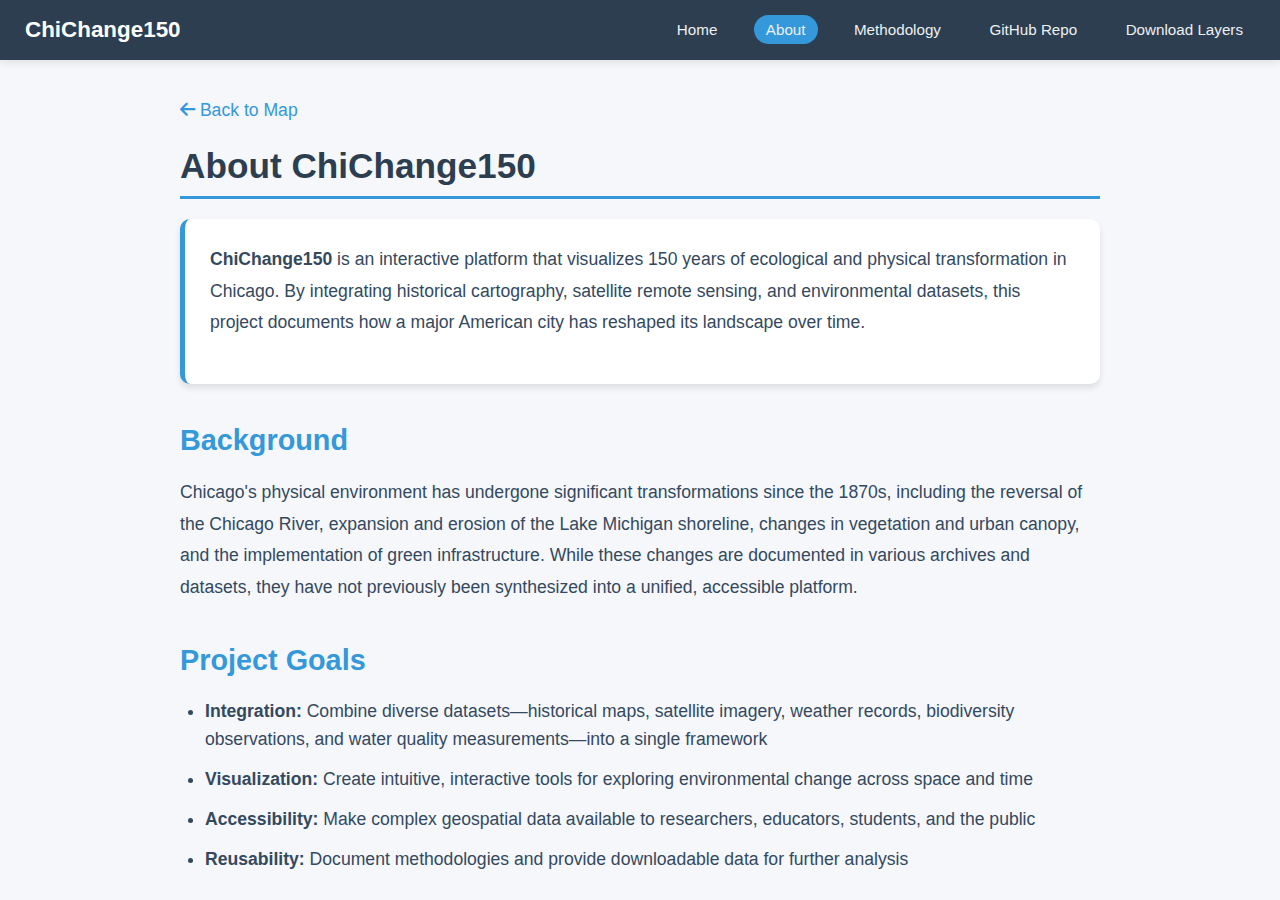
<file: about.html>
<!DOCTYPE html>
<html lang="en">
<head>
  <meta charset="UTF-8">
  <meta name="viewport" content="width=device-width, initial-scale=1.0">
  <title>About - ChiChange150</title>
  <link rel="stylesheet" href="css/styles.css">
  <link rel="stylesheet" href="https://cdnjs.cloudflare.com/ajax/libs/font-awesome/6.4.0/css/all.min.css">
</head>
<body>
  <header>
    <div class="title">ChiChange150</div>
    <nav>
      <a href="index.html">Home</a>
      <a href="about.html" class="active">About</a>
      <a href="methodology.html">Methodology</a>
      <a href="https://github.com/amcgallian/chichange150.github.io" target="_blank">GitHub Repo</a>
      <a href="download.html">Download Layers</a>
    </nav>
  </header>
  
  <div class="content-page">
    <a href="index.html" class="back-link"><i class="fas fa-arrow-left"></i> Back to Map</a>
    
    <h1>About ChiChange150</h1>
    
    <div class="methodology-card">
      <p><strong>ChiChange150</strong> is an interactive platform that visualizes 150 years of ecological and physical transformation in Chicago. By integrating historical cartography, satellite remote sensing, and environmental datasets, this project documents how a major American city has reshaped its landscape over time.</p>
    </div>
    
    <h2>Background</h2>
    <p>Chicago's physical environment has undergone significant transformations since the 1870s, including the reversal of the Chicago River, expansion and erosion of the Lake Michigan shoreline, changes in vegetation and urban canopy, and the implementation of green infrastructure. While these changes are documented in various archives and datasets, they have not previously been synthesized into a unified, accessible platform.</p>
    
    <h2>Project Goals</h2>
    <ul>
      <li><strong>Integration:</strong> Combine diverse datasets—historical maps, satellite imagery, weather records, biodiversity observations, and water quality measurements—into a single framework</li>
      <li><strong>Visualization:</strong> Create intuitive, interactive tools for exploring environmental change across space and time</li>
      <li><strong>Accessibility:</strong> Make complex geospatial data available to researchers, educators, students, and the public</li>
      <li><strong>Reusability:</strong> Document methodologies and provide downloadable data for further analysis</li>
    </ul>
    
    <h2>Research Question</h2>
    <div class="methodology-card" style="background: #e8f4fd;">
      <p style="font-size: 1.2rem; font-style: italic; margin: 0;">How have Chicago's physical and ecological environments changed over the past 150 years, and what spatial and temporal patterns emerge when synthesizing historical and contemporary datasets?</p>
    </div>
    
    <h2>Data Sources</h2>
    <p>The project draws from the following sources:</p>
    <ul>
      <li><strong>City Boundaries (1870-2020):</strong> Historical maps from the Mapping Chicago project and Allmaps.xyz; modern boundaries from the City of Chicago Data Portal</li>
      <li><strong>Land Surface Temperature & Vegetation:</strong> Landsat 1-9 imagery (70+ GB, 700+ scenes) processed to calculate NDVI and LST</li>
      <li><strong>Historical Weather:</strong> GHCNd station data from Chicago-area weather stations (1870-present)</li>
      <li><strong>Biodiversity:</strong> GBIF occurrence data filtered to Chicago boundaries</li>
      <li><strong>Water Quality:</strong> Metropolitan Water Reclamation District monitoring data</li>
      <li><strong>Shoreline & Hydrography:</strong> Digitized from historical maps and aerial imagery</li>
    </ul>
    
    <h2>Project Team</h2>
    <p><strong>Andrew McGallian</strong> — Environmental Science Master's student, University of Chicago. Research interests include urban ecology, geospatial analysis, and environmental data visualization.</p>
    
    <h2>Acknowledgments</h2>
    <p>This work is supported by the Data Visualization Fellowship at the University of Chicago. The author thanks Rob, Lisa, and the Center for Data and Computing for their guidance and resources.</p>
    
    <h2>Contact</h2>
    <p>For questions or collaboration inquiries, please open an issue on the <a href="https://github.com/yourusername/uchicago-arcgis-catalog" target="_blank">GitHub repository</a>.</p>
  </div>
</body>
</html>
</file>
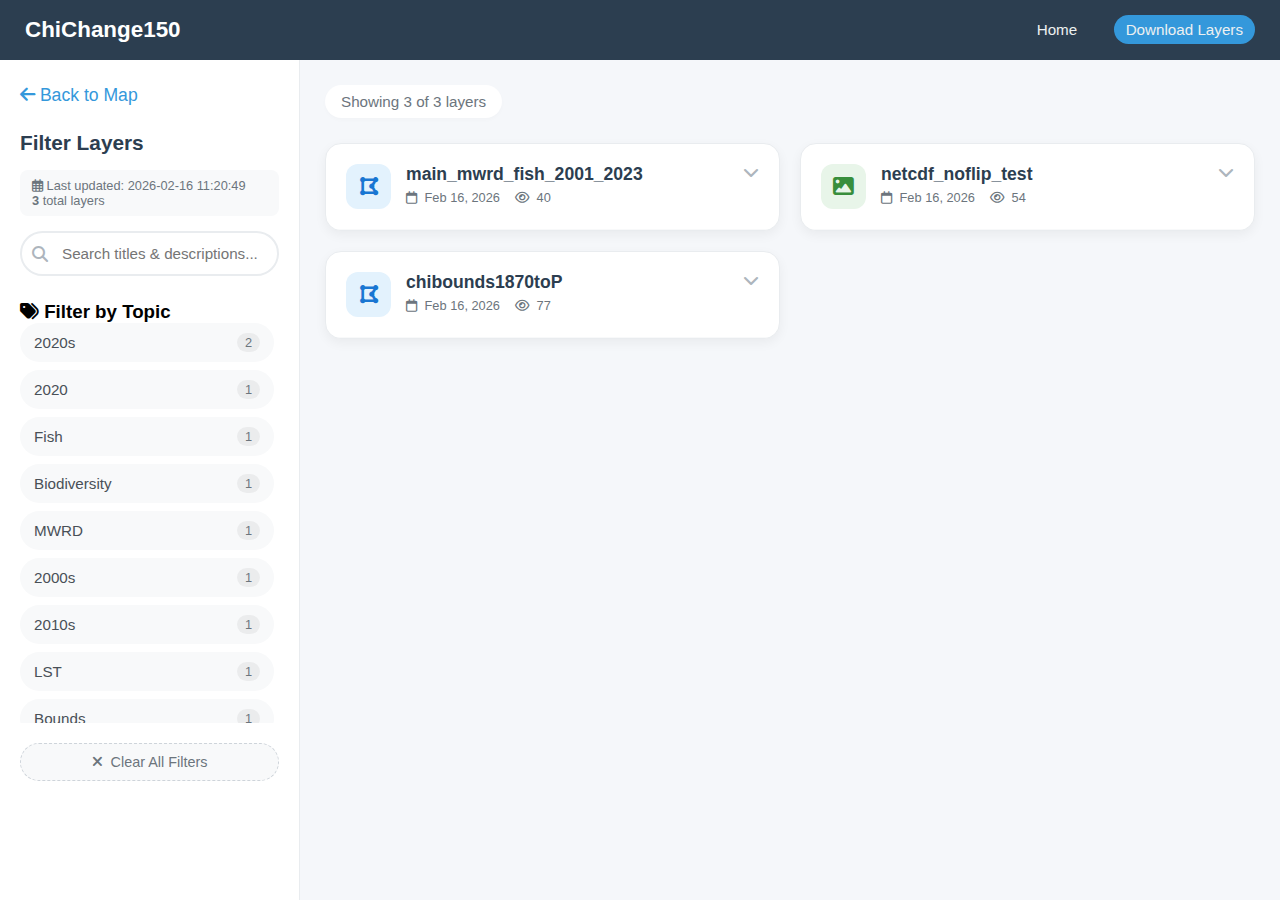
<file: download.html>
<!DOCTYPE html>
<html lang="en">
<head>
  <meta charset="UTF-8">
  <meta name="viewport" content="width=device-width, initial-scale=1.0">
  <title>Download Layers - ChiChange150</title>
  <link rel="stylesheet" href="css/styles.css">
  <link rel="stylesheet" href="https://cdnjs.cloudflare.com/ajax/libs/font-awesome/6.4.0/css/all.min.css">
</head>
<body>
  <header>
    <div class="title">ChiChange150</div>
    <nav>
      <a href="index.html">Home</a>
      <!-- <a href="about.html">About</a> -->
      <!-- <a href="methodology.html">Methodology</a> -->
      <!-- <a href="https://github.com/amcgallian/chichange150.github.io" target="_blank">GitHub Repo</a> -->
      <a href="download.html" class="active">Download Layers</a>
    </nav>
  </header>

  <div class="main-content">
    <!-- Left Sidebar - Filters -->
    <div class="filters-sidebar">
      <a href="index.html" class="back-link">
        <i class="fas fa-arrow-left"></i> Back to Map
      </a>

      <div class="sidebar-header">
        <h2>Filter Layers</h2>
        <p class="last-updated" id="lastUpdated">Loading catalog...</p>
      </div>

      <div class="search-box">
        <i class="fas fa-search"></i>
        <input type="text" id="searchFilter" placeholder="Search titles & descriptions...">
      </div>

      <div class="active-filters" id="activeFilters" style="display: none;">
        <div class="active-filters-title">
          <i class="fas fa-filter"></i> Active Filters:
        </div>
        <div class="filter-tags" id="filterTags"></div>
      </div>

      <div class="filter-section">
        <h3><i class="fas fa-tags"></i> Filter by Topic</h3>
        <div id="tagCloud" class="tag-cloud">
          <!-- Tags will be populated here -->
        </div>
      </div>

      <div class="clear-filters" id="clearFilters">
        <i class="fas fa-times"></i> Clear All Filters
      </div>
    </div>

    <!-- Right Content - Cards -->
    <div class="cards-container">
      <div class="results-header">
        <div id="resultsCount" class="results-count">Loading...</div>
      </div>

      <div id="loading" class="loading">
        <i class="fas fa-spinner fa-spin"></i>
        <p>Loading layers...</p>
      </div>

      <div id="layersGrid" class="layers-grid" style="display: none;"></div>

      <div id="noDataMessage" class="no-data" style="display: none;">
        <i class="fas fa-map-marked-alt"></i>
        <h3>No Layers Found</h3>
        <p>Try adjusting your filters to see more results.</p>
      </div>
    </div>
  </div>

  <script src="js/download.js"></script>
</body>
</html>
</file>
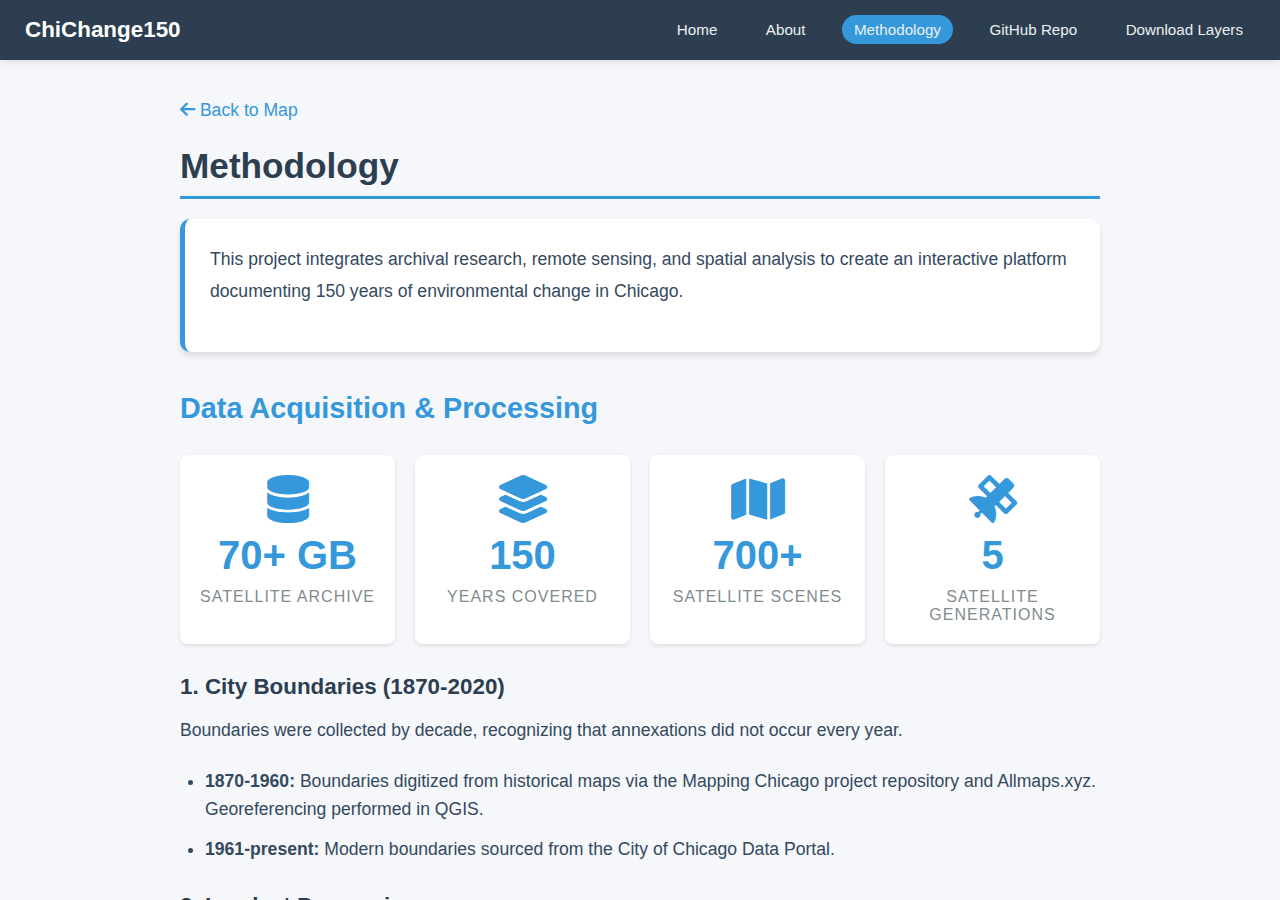
<file: methodology.html>
<!DOCTYPE html>
<html lang="en">
<head>
  <meta charset="UTF-8">
  <meta name="viewport" content="width=device-width, initial-scale=1.0">
  <title>Methodology - ChiChange150</title>
  <link rel="stylesheet" href="css/styles.css">
  <link rel="stylesheet" href="https://cdnjs.cloudflare.com/ajax/libs/font-awesome/6.4.0/css/all.min.css">
</head>
<body>
  <header>
    <div class="title">ChiChange150</div>
    <nav>
      <a href="index.html">Home</a>
      <a href="about.html">About</a>
      <a href="methodology.html" class="active">Methodology</a>
      <a href="https://github.com/yourusername/uchicago-arcgis-catalog" target="_blank">GitHub Repo</a>
      <a href="download.html">Download Layers</a>
    </nav>
  </header>
  
  <div class="content-page">
    <a href="index.html" class="back-link"><i class="fas fa-arrow-left"></i> Back to Map</a>
    
    <h1>Methodology</h1>
    
    <div class="methodology-card">
      <p>This project integrates archival research, remote sensing, and spatial analysis to create an interactive platform documenting 150 years of environmental change in Chicago.</p>
    </div>
    
    <h2>Data Acquisition & Processing</h2>
    
    <div class="stats-grid">
      <div class="stat-item">
        <i class="fas fa-database fa-3x" style="color: #3498db;"></i>
        <div class="stat-number">70+ GB</div>
        <div class="stat-label">Satellite Archive</div>
      </div>
      <div class="stat-item">
        <i class="fas fa-layer-group fa-3x" style="color: #3498db;"></i>
        <div class="stat-number">150</div>
        <div class="stat-label">Years Covered</div>
      </div>
      <div class="stat-item">
        <i class="fas fa-map fa-3x" style="color: #3498db;"></i>
        <div class="stat-number">700+</div>
        <div class="stat-label">Satellite Scenes</div>
      </div>
      <div class="stat-item">
        <i class="fas fa-satellite fa-3x" style="color: #3498db;"></i>
        <div class="stat-number">5</div>
        <div class="stat-label">Satellite Generations</div>
      </div>
    </div>
    
    <h3>1. City Boundaries (1870-2020)</h3>
    <p>Boundaries were collected by decade, recognizing that annexations did not occur every year.</p>
    <ul>
      <li><strong>1870-1960:</strong> Boundaries digitized from historical maps via the Mapping Chicago project repository and Allmaps.xyz. Georeferencing performed in QGIS.</li>
      <li><strong>1961-present:</strong> Modern boundaries sourced from the City of Chicago Data Portal.</li>
    </ul>
    
    <h3>2. Landsat Processing</h3>
    <p>Landsat imagery was acquired through the USGS EarthExplorer bulk download system. Selection criteria included &lt;10% cloud cover and spatial coverage of the Chicago area.</p>
    
    <h4>Band Selection by Satellite</h4>
    <table>
      <thead>
        <tr>
          <th>Satellite</th>
          <th>Bands Used</th>
          <th>Products</th>
        </tr>
      </thead>
      <tbody>
        <tr>
          <td>Landsat 1-3 (MSS)</td>
          <td>Green (B4), Red (B5), NIR (B6)</td>
          <td>NDVI only</td>
        </tr>
        <tr>
          <td>Landsat 4-5 (TM)</td>
          <td>Red (B3), NIR (B4), Thermal (B6)</td>
          <td>NDVI + LST</td>
        </tr>
        <tr>
          <td>Landsat 7 (ETM+)</td>
          <td>Red (B3), NIR (B4), Thermal (B6)</td>
          <td>NDVI + LST</td>
        </tr>
        <tr>
          <td>Landsat 8-9 (OLI/TIRS)</td>
          <td>Red (B4), NIR (B5), Thermal (B10)</td>
          <td>NDVI + LST</td>
        </tr>
      </tbody>
    </table>
    
    <h4>NDVI Calculation</h4>
    <p>$\text{NDVI} = \frac{\text{NIR} - \text{Red}}{\text{NIR} + \text{Red}}$</p>
    
    <h4>LST Calculation</h4>
    <p>Land Surface Temperature was derived through the following workflow:</p>
    <ol>
      <li>Conversion of digital numbers to at-sensor radiance using metadata calibration coefficients</li>
      <li>Conversion of radiance to brightness temperature using sensor-specific constants</li>
      <li>Emissivity correction using NDVI-based land cover classification</li>
    </ol>
    <p>Outputs were generated in Kelvin, Celsius, and Fahrenheit. Each satellite generation was processed separately to maintain consistency.</p>
    
    <h3>3. Weather Data</h3>
    <p>Historical weather records were obtained from NOAA's Global Historical Climatology Network daily (GHCNd) database. Stations include:</p>
    <ul>
      <li>O'Hare International Airport</li>
      <li>Midway Airport</li>
      <li>University of Chicago</li>
      <li>Downtown Chicago stations</li>
    </ul>
    
    <h3>4. Biodiversity Data</h3>
    <p>Species occurrence records were sourced from the Global Biodiversity Information Facility (GBIF). Processing steps included:</p>
    <ol>
      <li>Spatial filtering to Chicago city boundaries</li>
      <li>Temporal binning by decade (1870s-2020s)</li>
      <li>Creation of decade-specific shapefiles for web integration</li>
    </ol>
    
    <h3>5. Water Quality</h3>
    <p>Fish survey data from the Metropolitan Water Reclamation District (MWRD) was structured for temporal visualization at monitoring stations.</p>
    
    <h2>Technical Implementation</h2>
    
    <h3>Platform Architecture</h3>
    <ul>
      <li><strong>Mapping:</strong> ArcGIS Maps SDK for JavaScript with web components</li>
      <li><strong>Frontend:</strong> HTML, CSS, and vanilla JavaScript</li>
      <li><strong>Data Catalog:</strong> Python script harvesting ArcGIS Online metadata to CSV</li>
      <li><strong>Download Interface:</strong> Tag-based filtering system for layer discovery</li>
    </ul>
    
    <h3>Software & Tools</h3>
    <ul>
      <li>Python (GeoPandas, Rasterio, NumPy, Pandas)</li>
      <li>QGIS / ArcGIS Pro</li>
      <li>USGS EarthExplorer</li>
      <li>ArcGIS Online</li>
    </ul>
    
    <h2>Limitations</h2>
    <ul>
      <li><strong>Sensor continuity:</strong> Comparisons across satellite generations require consideration of different sensor characteristics</li>
      <li><strong>Cloud cover:</strong> The 10% threshold may exclude some temporal observations</li>
      <li><strong>Historical map accuracy:</strong> Early boundaries depend on original map quality and georeferencing precision</li>
      <li><strong>Biodiversity sampling:</strong> GBIF data reflects collection effort and may not represent complete species distribution</li>
    </ul>
    
    <h2>Future Work</h2>
    <ul>
      <li>Integration of Sanborn fire insurance maps for historical land use analysis</li>
      <li>Machine learning for automated feature extraction from historical maps</li>
      <li>Addition of policy timeline annotations</li>
      <li>Expansion of water quality time series</li>
    </ul>
    
    <div class="note-box">
      <h4><i class="fas fa-code-branch"></i> Reproducibility</h4>
      <p>All processing scripts and documentation are available in the project's GitHub repository.</p>
    </div>
  </div>
</body>
</html>
</file>
<file: css/styles.css>
/* ===== RESET & BASE ===== */
* {
  margin: 0;
  padding: 0;
  box-sizing: border-box;
}

html, body {
  height: 100%;
  margin: 0;
  font-family: 'Segoe UI', Tahoma, Geneva, Verdana, sans-serif;
}

body {
  display: flex;
  flex-direction: column;
  height: 100vh;
  overflow: hidden;
  background: #f5f7fa;
}

/* ===== HEADER ===== */
header {
  display: flex;
  justify-content: space-between;
  align-items: center;
  padding: 0 25px;
  background: #2c3e50;
  color: white;
  height: 60px;
  flex-shrink: 0;
  box-shadow: 0 2px 8px rgba(0,0,0,0.1);
}

.title {
  font-size: 1.4rem;
  font-weight: 600;
}

nav a {
  margin-left: 20px;
  color: #ecf0f1;
  text-decoration: none;
  font-size: 0.95rem;
  padding: 6px 12px;
  border-radius: 20px;
  transition: background-color 0.3s;
}

nav a:hover {
  background-color: #34495e;
}

nav a.active {
  background-color: #3498db;
}

/* ===== MAIN CONTAINER ===== */
.main-container {
  display: flex;
  flex: 1;
  overflow: hidden;
  height: calc(100vh - 60px);
}

.main-content {
  display: flex;
  flex: 1;
  overflow: hidden;
  height: calc(100vh - 60px);
}

/* ===== CONTENT PAGES (About, Methodology) ===== */
.content-page {
  padding: 40px;
  max-width: 1000px;
  margin: 0 auto;
  overflow-y: auto;
  height: calc(100vh - 60px);
}

.content-page h1 {
  color: #2c3e50;
  margin-bottom: 20px;
  font-size: 2.2rem;
  border-bottom: 3px solid #3498db;
  padding-bottom: 10px;
}

.content-page h2 {
  color: #3498db;
  margin: 40px 0 20px;
  font-size: 1.8rem;
}

.content-page h3 {
  color: #2c3e50;
  margin: 30px 0 15px;
  font-size: 1.4rem;
}

.content-page p {
  line-height: 1.8;
  color: #34495e;
  margin-bottom: 20px;
  font-size: 1.1rem;
}

.content-page ul, .content-page ol {
  margin-left: 25px;
  margin-bottom: 25px;
}

.content-page li {
  margin-bottom: 12px;
  line-height: 1.6;
  color: #34495e;
  font-size: 1.1rem;
}

.back-link {
  display: inline-block;
  margin-bottom: 25px;
  color: #3498db;
  text-decoration: none;
  font-size: 1.1rem;
}

.back-link:hover {
  text-decoration: underline;
}

/* ===== METHODOLOGY PAGE SPECIFIC ===== */
.methodology-card {
  background: white;
  border-radius: 10px;
  padding: 25px;
  margin-bottom: 30px;
  box-shadow: 0 4px 6px rgba(0,0,0,0.1);
  border-left: 5px solid #3498db;
}

.code-block {
  background: #2c3e50;
  color: #ecf0f1;
  padding: 20px;
  border-radius: 8px;
  font-family: 'Courier New', monospace;
  overflow-x: auto;
  margin: 20px 0;
  font-size: 0.95rem;
  line-height: 1.5;
}

.stats-grid {
  display: grid;
  grid-template-columns: repeat(auto-fit, minmax(200px, 1fr));
  gap: 20px;
  margin: 30px 0;
}

.stat-item {
  background: white;
  padding: 20px;
  border-radius: 8px;
  text-align: center;
  box-shadow: 0 2px 4px rgba(0,0,0,0.1);
}

.stat-number {
  font-size: 2.5rem;
  font-weight: bold;
  color: #3498db;
  margin: 10px 0;
}

.stat-label {
  color: #7f8c8d;
  font-size: 1rem;
  text-transform: uppercase;
  letter-spacing: 1px;
}

.timeline-item {
  padding: 20px;
  background: white;
  border-radius: 8px;
  margin-bottom: 20px;
  border-left: 3px solid #3498db;
  box-shadow: 0 2px 4px rgba(0,0,0,0.1);
}

.timeline-date {
  color: #3498db;
  font-weight: bold;
  margin-bottom: 10px;
}

.note-box {
  background: #fff3cd;
  border-left: 5px solid #ffc107;
  padding: 20px;
  border-radius: 8px;
  margin: 25px 0;
}

.note-box h4 {
  color: #856404;
  margin-bottom: 10px;
}

table {
  width: 100%;
  border-collapse: collapse;
  margin: 25px 0;
  background: white;
  border-radius: 8px;
  overflow: hidden;
  box-shadow: 0 2px 4px rgba(0,0,0,0.1);
}

th {
  background: #3498db;
  color: white;
  padding: 15px;
  text-align: left;
}

td {
  padding: 15px;
  border-bottom: 1px solid #ecf0f1;
}

tr:hover {
  background: #f8f9fa;
}

/* ===== MAP PAGE SPECIFIC ===== */
.map-column {
  flex: 1;
  display: flex;
  flex-direction: row;
  position: relative;
  background: #f0f0f0;
  overflow: hidden;
}

.map-column.single-view .map-container {
  width: 100%;
}

.map-column.single-view .second-map-container {
  display: none;
}

.map-column.split-view .map-container {
  width: 50%;
}

.map-column.split-view .second-map-container {
  width: 50%;
  display: block;
  border-left: 3px solid #3498db;
}

.map-container {
  height: 100%;
  position: relative;
}

.second-map-container {
  height: 100%;
  position: relative;
  display: none;
}

arcgis-map {
  width: 100%;
  height: 100%;
  display: block;
}

arcgis-search {
  display: none !important;
}

arcgis-time-slider {
  position: absolute;
  bottom: 20px;
  left: 50%;
  transform: translateX(-50%);
  z-index: 1500;
  width: 80%;
  max-width: 600px;
}

.map-toggle-btn {
  position: absolute;
  top: 50%;
  right: 5px;
  transform: translateY(-50%);
  z-index: 2000;
  background: white;
  border: none;
  border-radius: 50%;
  width: 45px;
  height: 45px;
  box-shadow: 0 2px 10px rgba(0,0,0,0.3);
  cursor: pointer;
  display: flex;
  align-items: center;
  justify-content: center;
  font-size: 1.2rem;
  color: #2c3e50;
  transition: all 0.3s;
}

.map-toggle-btn:hover {
  background: #3498db;
  color: white;
  transform: translateY(-50%) scale(1.1);
}

/* ===== PLOTS PANEL ===== */
.plots-column {
  width: 400px;
  background: #f8f9fa;
  border-left: 2px solid #dee2e6;
  display: flex;
  flex-direction: column;
  overflow: hidden;
  flex-shrink: 0;
}

.plot-panel {
  flex: 1;
  display: flex;
  flex-direction: column;
  padding: 15px;
  overflow: hidden;
  min-height: 200px;
  position: relative;
}

#staticPlot {
  border-bottom: 2px solid #dee2e6;
}

.plot-header {
  display: flex;
  justify-content: space-between;
  align-items: center;
  margin-bottom: 15px;
  color: #495057;
  flex-shrink: 0;
}

.plot-header h3 {
  font-size: 1rem;
  font-weight: 600;
  text-transform: uppercase;
  letter-spacing: 0.5px;
}

.plot-header h3 i {
  margin-right: 8px;
  color: #3498db;
}

.plot-update-badge {
  font-size: 0.7rem;
  padding: 3px 8px;
  background: #6c757d;
  color: white;
  border-radius: 12px;
  text-transform: uppercase;
}

.plot-update-badge.dynamic {
  background: #e74c3c;
}

.plot-content {
  flex: 1;
  min-height: 0;
  width: 100%;
}

.loading-spinner {
  position: absolute;
  top: 50%;
  left: 50%;
  transform: translate(-50%, -50%);
  background: rgba(255,255,255,0.9);
  padding: 10px 20px;
  border-radius: 5px;
  box-shadow: 0 2px 10px rgba(0,0,0,0.1);
  z-index: 10;
}

/* ===== DOWNLOAD PAGE SPECIFIC ===== */
.filters-sidebar {
  width: 300px;
  background: white;
  border-right: 1px solid #e9ecef;
  padding: 25px 20px;
  overflow-y: auto;
  flex-shrink: 0;
  box-shadow: 2px 0 8px rgba(0,0,0,0.02);
}

.sidebar-header h2 {
  color: #2c3e50;
  font-size: 1.3rem;
  margin-bottom: 5px;
}

.last-updated {
  font-size: 0.8rem;
  color: #6c757d;
  background: #f8f9fa;
  padding: 8px 12px;
  border-radius: 8px;
  margin: 15px 0;
}

.search-box {
  position: relative;
  margin-bottom: 25px;
}

.search-box i {
  position: absolute;
  left: 12px;
  top: 50%;
  transform: translateY(-50%);
  color: #adb5bd;
}

.search-box input {
  width: 100%;
  padding: 12px 12px 12px 40px;
  border: 2px solid #e9ecef;
  border-radius: 30px;
  font-size: 0.95rem;
  transition: all 0.2s;
}

.search-box input:focus {
  outline: none;
  border-color: #3498db;
}

.active-filters {
  background: #f8f9fa;
  padding: 15px;
  border-radius: 12px;
  margin-bottom: 20px;
}

.filter-tags {
  display: flex;
  flex-wrap: wrap;
  gap: 8px;
}

.filter-tag {
  background: #3498db;
  color: white;
  padding: 4px 10px 4px 12px;
  border-radius: 30px;
  font-size: 0.85rem;
  display: inline-flex;
  align-items: center;
  gap: 6px;
}

.filter-tag i {
  cursor: pointer;
  font-size: 0.8rem;
  opacity: 0.8;
}

.filter-tag i:hover {
  opacity: 1;
}

.tag-cloud {
  display: flex;
  flex-direction: column;
  gap: 8px;
  max-height: 400px;
  overflow-y: auto;
  padding-right: 5px;
}

.tag-item {
  display: flex;
  align-items: center;
  justify-content: space-between;
  padding: 8px 12px;
  background: #f8f9fa;
  border-radius: 30px;
  cursor: pointer;
  transition: all 0.2s;
  border: 2px solid transparent;
}

.tag-item:hover {
  background: #e9ecef;
}

.tag-item.selected {
  background: #3498db;
  border-color: #2980b9;
}

.tag-item.selected .tag-name,
.tag-item.selected .tag-count {
  color: white;
}

.tag-name {
  font-size: 0.95rem;
  font-weight: 500;
  color: #495057;
}

.tag-count {
  font-size: 0.8rem;
  background: rgba(0,0,0,0.05);
  padding: 2px 8px;
  border-radius: 20px;
  color: #6c757d;
}

.tag-item.selected .tag-count {
  background: rgba(255,255,255,0.2);
}

.clear-filters {
  margin-top: 20px;
  padding: 10px;
  background: #f8f9fa;
  border: 1px dashed #ced4da;
  border-radius: 30px;
  color: #6c757d;
  cursor: pointer;
  font-size: 0.9rem;
  display: flex;
  align-items: center;
  justify-content: center;
  gap: 8px;
  transition: all 0.2s;
}

.clear-filters:hover {
  background: #e9ecef;
  color: #2c3e50;
}

.cards-container {
  flex: 1;
  padding: 25px;
  overflow-y: auto;
  background: #f5f7fa;
}

.results-header {
  display: flex;
  justify-content: space-between;
  align-items: center;
  margin-bottom: 25px;
}

.results-count {
  font-size: 0.95rem;
  color: #6c757d;
  background: white;
  padding: 8px 16px;
  border-radius: 30px;
  box-shadow: 0 2px 4px rgba(0,0,0,0.02);
}

.layers-grid {
  display: grid;
  grid-template-columns: repeat(auto-fill, minmax(350px, 1fr));
  gap: 20px;
}

.layer-card {
  background: white;
  border-radius: 16px;
  overflow: hidden;
  box-shadow: 0 4px 12px rgba(0,0,0,0.05);
  transition: all 0.3s;
  border: 1px solid #e9ecef;
  cursor: pointer;
  height: fit-content;
}

.layer-card:hover {
  transform: translateY(-4px);
  box-shadow: 0 12px 24px rgba(0,0,0,0.1);
}

.layer-card.expanded {
  grid-column: span 1;
  cursor: default;
}

.card-header {
  padding: 20px;
  display: flex;
  align-items: flex-start;
  gap: 15px;
}

.type-icon {
  width: 45px;
  height: 45px;
  border-radius: 12px;
  display: flex;
  align-items: center;
  justify-content: center;
  font-size: 1.3rem;
  flex-shrink: 0;
}

.type-icon.feature-service {
  background: #e3f2fd;
  color: #1976d2;
}

.type-icon.web-map {
  background: #fff3e0;
  color: #f57c00;
}

.type-icon.storymap {
  background: #f3e5f5;
  color: #7b1fa2;
}

.type-icon.map-service {
  background: #e0f2f1;
  color: #00796b;
}

.type-icon.image-service {
  background: #e8f5e9;
  color: #388e3c;
}

.card-title {
  flex: 1;
}

.card-title h3 {
  margin: 0 0 5px;
  font-size: 1.1rem;
  color: #2c3e50;
}

.card-meta {
  display: flex;
  gap: 15px;
  font-size: 0.8rem;
  color: #6c757d;
}

.card-meta i {
  margin-right: 4px;
}

.expand-icon {
  color: #adb5bd;
  transition: transform 0.3s;
}

.layer-card.expanded .expand-icon {
  transform: rotate(180deg);
}

.card-details {
  max-height: 0;
  overflow: hidden;
  transition: max-height 0.3s ease-out;
  background: #f8f9fa;
  border-top: 1px solid transparent;
}

.layer-card.expanded .card-details {
  max-height: 800px;
  border-top-color: #e9ecef;
}

.details-content {
  padding: 20px;
}

.description {
  color: #495057;
  line-height: 1.6;
  margin-bottom: 20px;
  font-size: 0.95rem;
}

.metadata-grid {
  display: grid;
  grid-template-columns: repeat(2, 1fr);
  gap: 15px;
  margin: 20px 0;
  padding: 15px;
  background: white;
  border-radius: 12px;
}

.metadata-item {
  display: flex;
  flex-direction: column;
  gap: 4px;
}

.metadata-label {
  font-size: 0.7rem;
  color: #6c757d;
  text-transform: uppercase;
  letter-spacing: 0.5px;
}

.metadata-value {
  font-weight: 600;
  color: #2c3e50;
  font-size: 0.9rem;
}

.tags-container {
  display: flex;
  flex-wrap: wrap;
  gap: 8px;
  margin: 15px 0;
}

.tag-badge {
  background: white;
  color: #495057;
  padding: 4px 12px;
  border-radius: 30px;
  font-size: 0.8rem;
  border: 1px solid #e9ecef;
}

.action-buttons {
  display: flex;
  gap: 10px;
  margin-top: 20px;
}

.btn {
  padding: 10px 16px;
  border-radius: 8px;
  font-weight: 500;
  text-decoration: none;
  display: inline-flex;
  align-items: center;
  gap: 6px;
  transition: all 0.2s;
  border: none;
  cursor: pointer;
  font-size: 0.9rem;
}

.btn-primary {
  background: #3498db;
  color: white;
  flex: 1;
  justify-content: center;
}

.btn-primary:hover {
  background: #2980b9;
}

.btn-secondary {
  background: #e9ecef;
  color: #495057;
  padding: 10px;
}

.btn-secondary:hover {
  background: #dee2e6;
}

/* ===== LOADING STATES ===== */
.loading {
  display: flex;
  flex-direction: column;
  align-items: center;
  justify-content: center;
  height: 100%;
  color: #6c757d;
}

.loading i {
  font-size: 3rem;
  margin-bottom: 15px;
  color: #3498db;
}

.no-data {
  text-align: center;
  padding: 60px;
  background: white;
  border-radius: 16px;
  color: #6c757d;
}

.no-data i {
  font-size: 3rem;
  color: #adb5bd;
  margin-bottom: 15px;
}

.hidden {
  display: none !important;
}

/* ===== SCROLLBAR ===== */
::-webkit-scrollbar {
  width: 8px;
  height: 8px;
}

::-webkit-scrollbar-track {
  background: #f1f1f1;
}

::-webkit-scrollbar-thumb {
  background: #ccc;
  border-radius: 4px;
}

::-webkit-scrollbar-thumb:hover {
  background: #999;
}

/* ===== RESPONSIVE ===== */
@media (max-width: 768px) {
  .main-container {
    flex-direction: column;
  }
  
  .main-content {
    flex-direction: column;
  }
  
  .plots-column {
    width: 100%;
    border-left: none;
    border-top: 2px solid #dee2e6;
  }
  
  .filters-sidebar {
    width: 100%;
    border-right: none;
    border-bottom: 1px solid #e9ecef;
  }
  
  header {
    flex-direction: column;
    height: auto;
    padding: 10px;
  }
  
  nav {
    margin-top: 10px;
    display: flex;
    flex-wrap: wrap;
    justify-content: center;
  }
  
  nav a {
    margin: 5px;
  }
  
  .content-page {
    padding: 20px;
  }
  
  .layers-grid {
    grid-template-columns: 1fr;
  }
}
</file>
